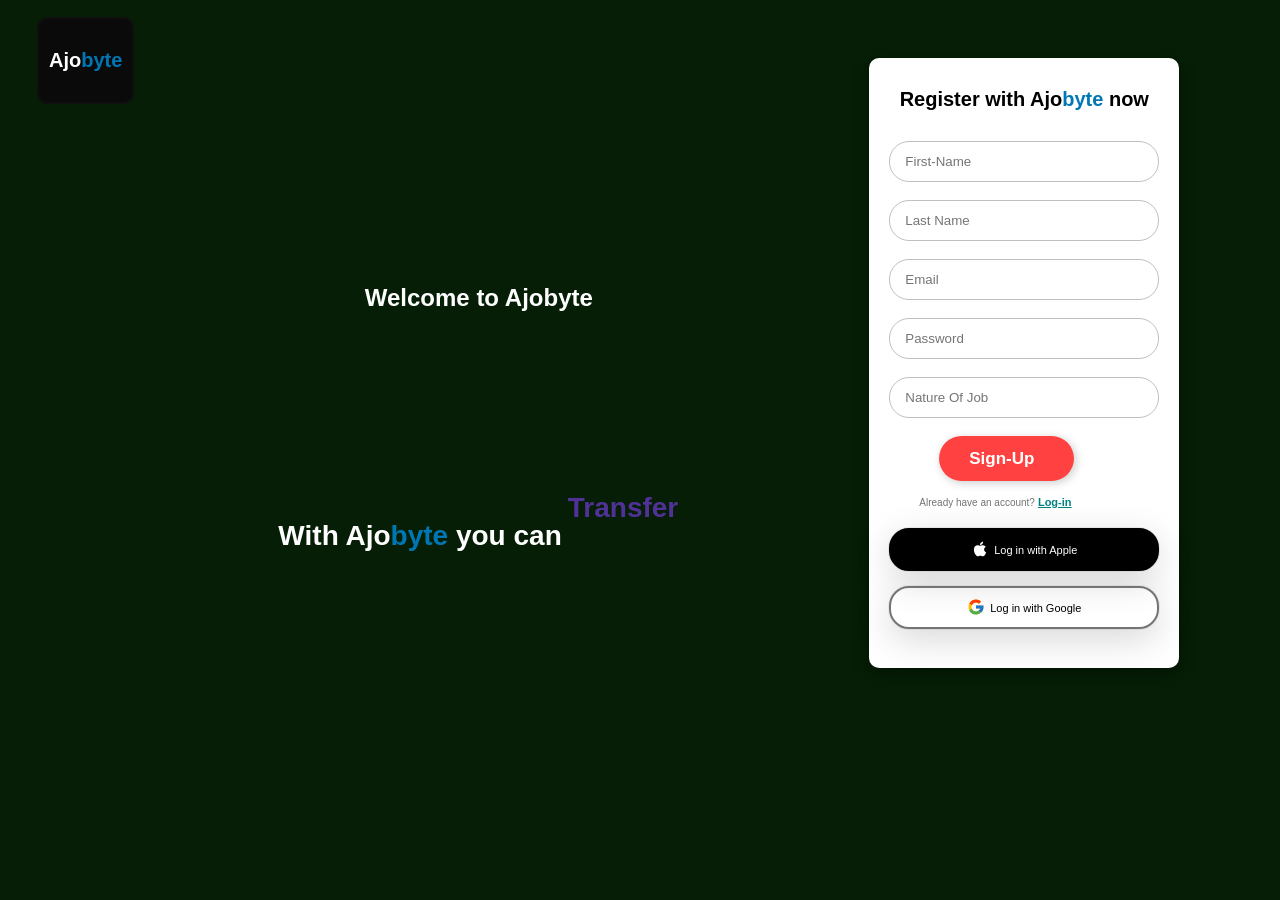
<file: index.html>
<!DOCTYPE html>
<html lang="en">
<head>
    <meta charset="UTF-8">
    <meta name="viewport" content="width=device-width, initial-scale=1.0">
    <title>Ajobyte Login Page</title>
    <link rel="stylesheet" href="style.css">
   
</head>
<body>
   <section class="general-section">

        <div class="light-button">
            <button class="bt">
               
                <div class="button-holder">
             
                <p class="ajo">Ajo<span class="digitt">byte</span></p>
                </div>
            </button>
        </div>





        <div class="general-div1">
            

            <h1 class="welcome">Welcome to Ajobyte</h1>

        
            <div class="card">
                <div class="loader">
                    <p>With Ajo<span class="digitt">byte</span> you can </p>

                    <div class="words">
                        <span class="word">Transfer</span>
                        <span class="word">Deposit</span>
                        <span class="word">Save</span>
                        <span class="word">Exchange</span>
                        <span class="word">Contribute</span>
                    </div>
                </div>
            </div>
        </div>
    
        <div class="general-div2">
                    
            <div id="form-container">
                <p class="title">Register with Ajo<span class="digitt">byte</span> now</p>
                <form id="form" >
                    <input type="name" id="first-name" placeholder="First-Name">
                    <input type="name" id="last-name" placeholder="Last Name">
                    <input type="email" id="input" placeholder="Email">
                    <input type="password" id="pass" placeholder="Password">
                    <input type="name" id="job-name3" placeholder="Nature Of Job">
                    
                      
                    <button type="submit" class="sign-up-button" >Sign-Up</button>
                                
                            
                      
                    
                </form>

                <p class="sign-up-label">
                   Already have an account?<span class="sign-up-link">Log-in</span>
                </p>

                <div class="buttons-container">
                    <div class="apple-login-button">
                        <svg stroke="currentColor" fill="currentColor" stroke-width="0" class="apple-icon" viewBox="0 0 1024 1024" height="1em" width="1em" xmlns="http://www.w3.org/2000/svg">
                            <path d="M747.4 535.7c-.4-68.2 30.5-119.6 92.9-157.5-34.9-50-87.7-77.5-157.3-82.8-65.9-5.2-138 38.4-164.4 38.4-27.9 0-91.7-36.6-141.9-36.6C273.1 298.8 163 379.8 163 544.6c0 48.7 8.9 99 26.7 150.8 23.8 68.2 109.6 235.3 199.1 232.6 46.8-1.1 79.9-33.2 140.8-33.2 59.1 0 89.7 33.2 141.9 33.2 90.3-1.3 167.9-153.2 190.5-221.6-121.1-57.1-114.6-167.2-114.6-170.7zm-105.1-305c50.7-60.2 46.1-115 44.6-134.7-44.8 2.6-96.6 30.5-126.1 64.8-32.5 36.8-51.6 82.3-47.5 133.6 48.4 3.7 92.6-21.2 129-63.7z"></path>
                        </svg>
                        <span>Log in with Apple</span>
                    </div>
                    <div class="google-login-button">
                        <svg stroke="currentColor" fill="currentColor" stroke-width="0" version="1.1" x="0px" y="0px" class="google-icon" viewBox="0 0 48 48" height="1em" width="1em" xmlns="http://www.w3.org/2000/svg">
                            <path fill="#FFC107" d="M43.611,20.083H42V20H24v8h11.303c-1.649,4.657-6.08,8-11.303,8c-6.627,0-12-5.373-12-12
                                c0-6.627,5.373-12,12-12c3.059,0,5.842,1.154,7.961,3.039l5.657-5.657C34.046,6.053,29.268,4,24,4C12.955,4,4,12.955,4,24
                            c0,11.045,8.955,20,20,20c11.045,0,20-8.955,20-20C44,22.659,43.862,21.35,43.611,20.083z"></path>
                                <path fill="#FF3D00" d="M6.306,14.691l6.571,4.819C14.655,15.108,18.961,12,24,12c3.059,0,5.842,1.154,7.961,3.039l5.657-5.657
                                C34.046,6.053,29.268,4,24,4C16.318,4,9.656,8.337,6.306,14.691z"></path>
                                <path fill="#4CAF50" d="M24,44c5.166,0,9.86-1.977,13.409-5.192l-6.19-5.238C29.211,35.091,26.715,36,24,36
                                c-5.202,0-9.619-3.317-11.283-7.946l-6.522,5.025C9.505,39.556,16.227,44,24,44z"></path>
                                <path fill="#1976D2" d="M43.611,20.083H42V20H24v8h11.303c-0.792,2.237-2.231,4.166-4.087,5.571
                                c0.001-0.001,0.002-0.001,0.003-0.002l6.19,5.238C36.971,39.205,44,34,44,24C44,22.659,43.862,21.35,43.611,20.083z"></path>
                        </svg>
                        <span>Log in with Google</span>
                    </div>
                </div>
            </div>

        </div>

   </section>
<script src="logis.js"></script>
</body>
</html>
</file>
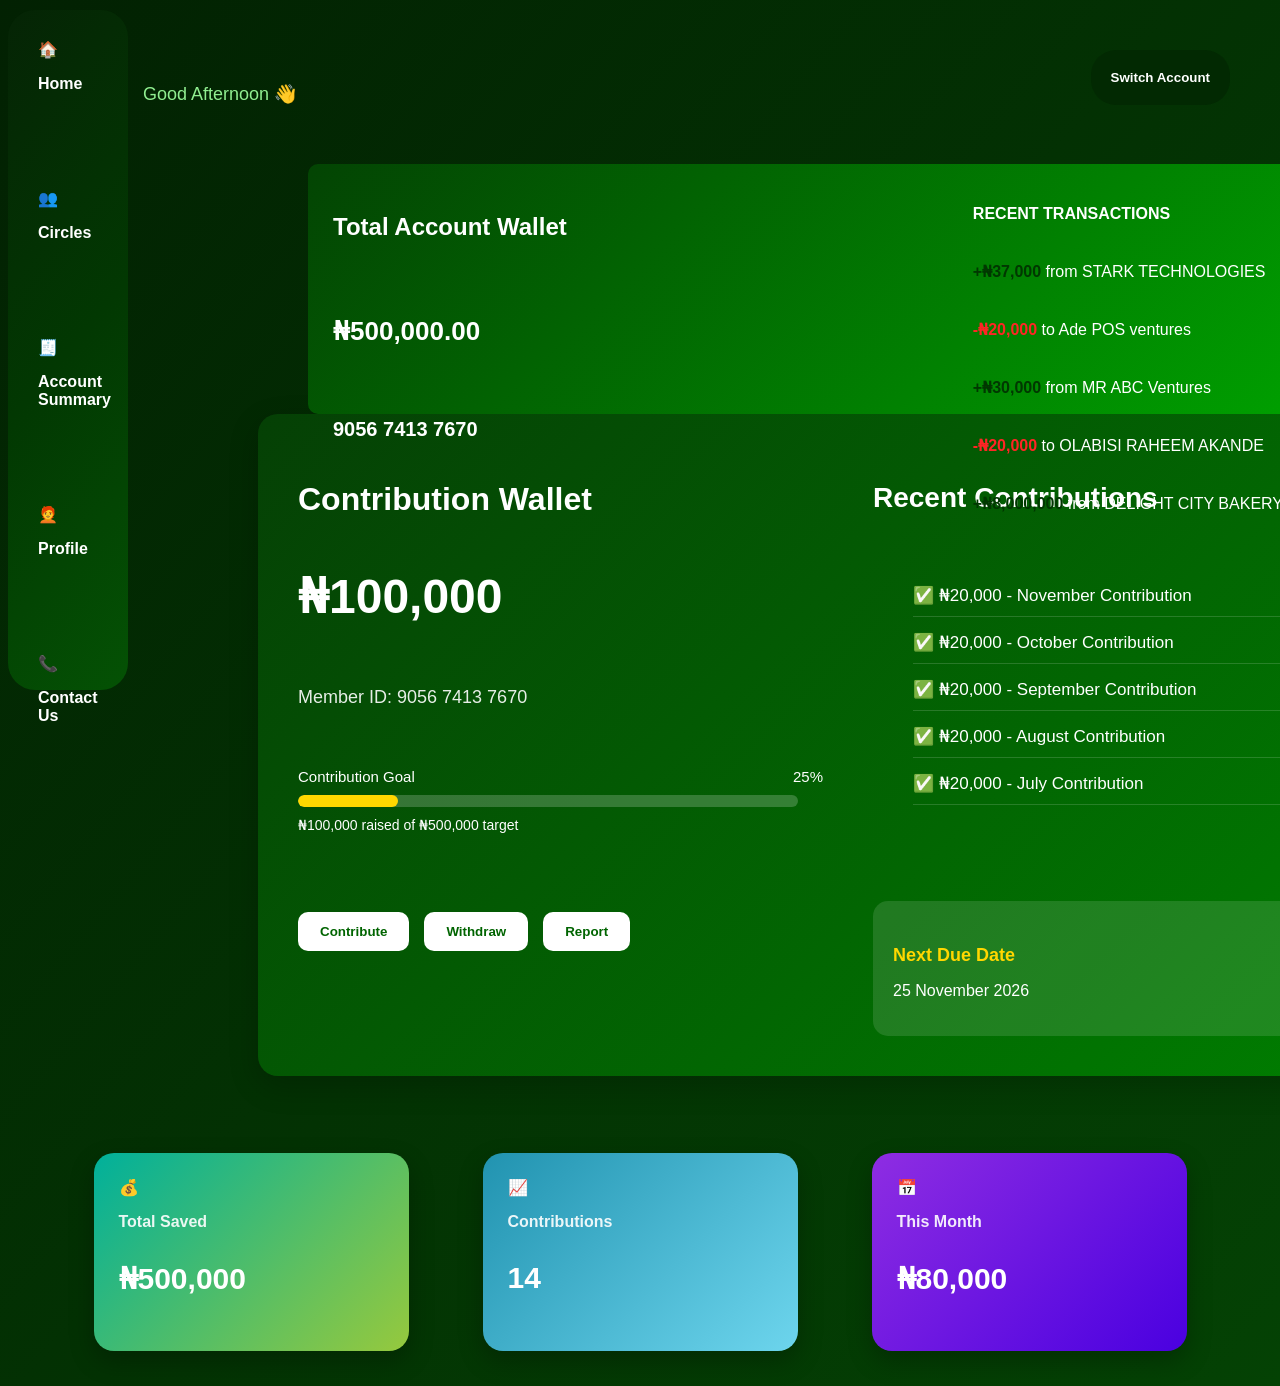
<file: index2.html>
<!DOCTYPE html>
<html lang="en">
<head>
    <meta charset="UTF-8">
    <meta name="viewport" content="width=device-width, initial-scale=1.0">
    <title>Main Ajobyte Page</title>
   
    <link rel="stylesheet" href="/style.css">
    
</head>
<body class="secondbody">
    <div id="side-bar">
        <div id="home-btn">
            🏠
            <p id="sidebar-text">Home</p>
        </div>
        <div id="Circles-btn">
            👥
            <p id="sidebar-text">Circles</p>



        </div>
        <div id="Account-Summary">
            🧾
            <p id="sidebar-text">Account Summary</p>
        </div>
        <div id="profile-btn">
            🧑‍🦰
            <p id="sidebar-text">Profile</p>
        </div>
        <div id="Contact-btn">
            📞
            <p id="sidebar-text">Contact Us</p>
        </div>

    </div>


    <div id="welcome-text">

        <p id="greeting">Good Evening 👋</p>

        <div id="namess">
            <span id="displayName"></span> <span id="displayName2"></span>
        </div>

        <p id="currentDate"></p>

    </div>

    <div class="balance">
        <div class="balance-card-inner">
            <div class="Naira-account">
                <div id="money-info">
                    <p>Total Account Wallet</p>

                    <p class="account-balance">₦500,000.00</p>

                    <p class="account-number">9056 7413 7670</p>

                </div>
                
                <div id="transactions">
                    <p class="t-text">RECENT TRANSACTIONS</p>
                   <p> <span class="money-received">+₦37,000</span> from STARK TECHNOLOGIES</p>
                    <p><span class="money-sent">-₦20,000</span> to Ade POS ventures </p>
                    <p> <span class="money-received">+₦30,000</span> from MR ABC Ventures</p>
                    <p><span class="money-sent">-₦20,000</span> to OLABISI RAHEEM AKANDE </p>
                    <p> <span class="money-received">+₦8,000,000</span> from DELIGHT CITY BAKERY</p>
                    
                </div>
                
            </div>
            
        </div>
    </div>


    <div id="uti-div">
        <button id="utilities" onclick="exchangemoney()">Switch Account</button>

      

    </div>


    



    <div class="dashboard-card">
    
        <div class="left-section">
            <h2>Contribution Wallet</h2>

            <div id="balance2">
                ₦100,000
            </div>

            <p class="member-id">Member ID: 9056 7413 7670</p>

            <div class="goal-section">
                <div class="goal-header">
                    <span>Contribution Goal</span>
                    <span>25%</span>
                </div>

                <div class="progress-bar">
                    <div class="progress"></div>
                </div>

                <p class="goal-text">
                    ₦100,000 raised of ₦500,000 target
                </p>
            </div>

            <div class="action-buttons">
                <button id="contributeBtn">Contribute</button>
                <div id="contributeForm" style="display:none;">
                    <input type="number" id="contributeInput" placeholder="Enter amount">
                    <button id="saveContribution">Submit</button>
                </div>

                <button id="withdrawBtn">Withdraw</button>
                <div id="withdrawForm" style="display: none;">
                    <input type="number" id="withdrawInput" placeholder="Enter amount">
                    <button id="saveWithdraw">Submit</button>
                </div>
                <button>Report</button>
            </div>
        </div>

        <div class="right-section">
            <h3>Recent Contributions</h3>

            <ul class="activities">
                <li>✅ ₦20,000 - November Contribution</li>
                <li>✅ ₦20,000 - October Contribution</li>
                <li>✅ ₦20,000 - September Contribution</li>
                <li>✅ ₦20,000 - August Contribution</li>
                <li>✅ ₦20,000 - July Contribution</li>
            </ul>

            <div class="next-payment">
                <h4>Next Due Date</h4>
                <p>25 November 2026</p>
            </div>
        </div>

    </div>


    <div class="stats-container">
        <div class="stat-card saved">
            <span>💰</span>
            <h3>Total Saved</h3>
            <p>₦500,000</p>
        </div>

        <div class="stat-card contributions">
            <span>📈</span>
            <h3>Contributions</h3>
            <p>14</p>
        </div>

        <div class="stat-card month">
            <span>📅</span>
            <h3>This Month</h3>
            <p>₦80,000</p>
        </div>
    </div>
        


</body>
























    <script>
            // Get the first user's name from local storage
        const name1 = localStorage.getItem("userName");

        // Get the second user's name from local storage
        const name2 = localStorage.getItem("userName2");

        // Display the first name on the page
        document.getElementById("displayName").textContent = name1;

        // Display the second name on the page
        document.getElementById("displayName2").textContent = name2;


        // Function that shows a KYC warning message
        function exchangemoney(){

            alert("Please complete KYC before using this feature");

        }


        // Find the Contribute button
        const contributeBtn = document.getElementById("contributeBtn");

        // Find the hidden contribution form
        const contributeForm = document.getElementById("contributeForm");


        // When the user clicks the Contribute button...
        contributeBtn.addEventListener("click", () => {

            // Show the contribution form
            contributeForm.style.display = "block";

            withdrawForm.style.display = "none";

        });


        // Starting wallet balance
        let balance2 = 100000;


        // Find the Submit button inside the contribution form
        const saveContribution = document.getElementById("saveContribution");


        // When the user clicks Submit...
        saveContribution.addEventListener("click", () => {

            // Get the amount entered by the user
            const amount = Number(
                document.getElementById("contributeInput").value
            );

            // Check if the amount entered is valid
            if(amount <= 0){

                alert("Enter a valid amount");

                // Stop the code from running any further
                return;
            }

            // Add the entered amount to the current balance
            balance2 = balance2 + amount;

            // Update the balance displayed on the page
            document.getElementById("balance2")
            .innerText =
            `₦${balance2.toLocaleString()}`;

            // Clear the input field after submission
            document.getElementById("contributeInput").value = "";

            // Hide the contribution form again
            contributeForm.style.display = "none";

            });


            

            const withdrawBtn = document.getElementById("withdrawBtn");

            const withdrawForm = document.getElementById("withdrawForm");
            
            withdrawBtn.addEventListener("click", () => {

                withdrawForm.style.display = "block";


            })

             const saveWithdraw= document.getElementById("saveWithdraw");

             saveWithdraw.addEventListener("click", () => {

            // Get the amount entered by the user
            const amount2 = Number(
                document.getElementById("withdrawInput").value
            );

            // Check if the amount entered is valid
            if(amount2 >= balance2){

                alert("Withdrawal is greater than balance");

                // Stop the code from running any further
                return;
            }

             // Removes the entered amount from the current balance
            balance2 = balance2 - amount2;

            // Update the balance displayed on the page
            document.getElementById("balance2")
            .innerText =
            `₦${balance2.toLocaleString()}`;

             // Clear the input field after submission
            document.getElementById("withdrawInput").value = "";

             // Hide the contribution form again
            withdrawForm.style.display = "none";

             });





            const hour = new Date().getHours();

            let greeting;

            if(hour < 12){
                greeting = "Good Morning 👋";
            }
            else if(hour < 18){
                greeting = "Good Afternoon 👋";
            }
            else{
                greeting = "Good Evening 👋";
            }

            document.getElementById("greeting").textContent =
            greeting;


    </script>
</html>
</file>
<file: style.css>
body{
    font-family: "Poppins", sans-serif;
    background-color: rgb(5, 30, 5);
}

.general-section{
    display: flex;
    flex-direction: row;
    gap: 50px;
    
}

@media(max-width:786px){
  .general-section{
    display: flex;
    flex-direction: column;
    gap: 20px;
  }

  .light-button{
    margin-left: 150px;
  }

  #form-container{
    margin-left: 10px;
  }
  .loader{
    display: flex;
    flex-direction: row;
  }
  .general-div1{
    display: flex;
    flex-direction: column;
    gap: 20px;
  }
  
}
/* From Uiverse.io by mRcOol7 */ 
.light-button button.bt {
  position: relative;
  height: 200px;
  display: flex;
  align-items: flex-end;
  outline: none;
  background: none;
  border: none;
  cursor: pointer;
}

.light-button button.bt .button-holder {
  display: flex;
  flex-direction: column;
  align-items: center;
  justify-content: center;
  padding: 10px;
  background-color: #0a0a0a;
  border-radius: 8px;
  color: rgba(0, 119, 181, 1); 
  outline: rgba(0, 119, 181, 1) 2px solid;
  font-weight: 700;
  transition: 300ms;
  outline: #0f0f0f 2px solid;
  outline-offset: 20;
  margin-left: 25px;
  margin-bottom: 105px;
}



.light-button button.bt .light-holder {
  position: absolute;
  height: 200px;
  width: 100px;
  display: flex;
  flex-direction: column;
  align-items: center;
}

.light-button button.bt .light-holder .dot {
  position: absolute;
  top: 0;
  width: 10px;
  height: 10px;
  background-color: #0a0a0a;
  border-radius: 10px;
  z-index: 2;
}
.light-button p{
    font-size: 20px;
}

.light-button button.bt .light-holder .light {
  position: absolute;
  top: 0;
  width: 200px;
  height: 200px;
  clip-path: polygon(50% 0%, 25% 100%, 75% 100%);
  background: transparent;
}

.ajo{
    color: white;
}


.general-div1{
    display: flex;
    flex-direction: column;
    gap: 150px;
    justify-content: center;
    align-items: center;
    padding: 50px;
    margin-top: 80px;
}
.general-div2{
     padding: 50px;
}
.logo{
    color: rgb(4, 50, 4);
    font-size: 20px;
    padding: 20px;
    font-family: 'Franklin Gothic Medium', 'Arial Narrow', Arial, sans-serif;
    font-weight: bold;
   

}
.loader {
  color: rgb(124, 124, 124);
  font-family: "Poppins", sans-serif;
  font-weight: 500;
  font-size: 28px;
  -webkit-box-sizing: content-box;
  box-sizing: content-box;
  height: 40px;
  padding: 10px 10px;
  display: -webkit-box;
  display: -ms-flexbox;
  display: flex;
  border-radius: 8px;
  width: fit-content;
}
.loader p{
    color: white;
    font-weight: bold;
    margin-left: 30px;
}
.welcome{
  color: white;
}

.words {
  overflow: hidden;
  position: relative;
}
.words::after {
  content: "";
  position: absolute;
  inset: 0;
  background: linear-gradient(
    var(--bg-color) 10%,
    transparent 30%,
    transparent 70%,
    var(--bg-color) 90%
  );
  z-index: 20;
}

.word {
  display: block;
  height: 100%;
  padding-left: 6px;
  color: #503197;
  animation: spin_4991 4s infinite;
  font-weight: bold;
}

@keyframes spin_4991 {
  10% {
    -webkit-transform: translateY(-102%);
    transform: translateY(-102%);
  }

  25% {
    -webkit-transform: translateY(-100%);
    transform: translateY(-100%);
  }

  35% {
    -webkit-transform: translateY(-202%);
    transform: translateY(-202%);
  }

  50% {
    -webkit-transform: translateY(-200%);
    transform: translateY(-200%);
  }

  60% {
    -webkit-transform: translateY(-302%);
    transform: translateY(-302%);
  }

  75% {
    -webkit-transform: translateY(-300%);
    transform: translateY(-300%);
  }

  85% {
    -webkit-transform: translateY(-402%);
    transform: translateY(-402%);
  }

  100% {
    -webkit-transform: translateY(-400%);
    transform: translateY(-400%);
  }
}

/* From Uiverse.io by akshat-patel28 */ 
#form-container {
  width: 310px;
  height: 610px;
  background-color: #fff;
  box-shadow: rgba(0, 0, 0, 0.35) 0px 5px 15px;
  border-radius: 10px;
  box-sizing: border-box;
  padding: 20px;
}

.title {
  text-align: center;
  font-family: "Lucida Sans", "Lucida Sans Regular", "Lucida Grande",
        "Lucida Sans Unicode", Geneva, Verdana, sans-serif;
  margin: 10px 0 30px 0;
  font-size: 20px;
  font-weight: 800;
}

#form {
  width: 100%;
  display: flex;
  flex-direction: column;
  gap: 18px;
  margin-bottom: 15px;
}

#input {
  border-radius: 20px;
  border: 1px solid #c0c0c0;
  outline: 0 !important;
  box-sizing: border-box;
  padding: 12px 15px;
}

#pass{
    border-radius: 20px;
  border: 1px solid #c0c0c0;
  outline: 0 !important;
  box-sizing: border-box;
  padding: 12px 15px;
}
#job-name{
    border-radius: 20px;
  border: 1px solid #c0c0c0;
  outline: 0 !important;
  box-sizing: border-box;
  padding: 12px 15px;
}
#job-name2{
  border-radius: 20px;
  border: 1px solid #c0c0c0;
  outline: 0 !important;
  box-sizing: border-box;
  padding: 12px 15px;
}
#first-name{
  border-radius: 20px;
  border: 1px solid #c0c0c0;
  outline: 0 !important;
  box-sizing: border-box;
  padding: 12px 15px;
}
#last-name{
  border-radius: 20px;
  border: 1px solid #c0c0c0;
  outline: 0 !important;
  box-sizing: border-box;
  padding: 12px 15px;
}
#job-name3{
  border-radius: 20px;
  border: 1px solid #c0c0c0;
  outline: 0 !important;
  box-sizing: border-box;
  padding: 12px 15px;
}
.page-link {
  text-decoration: underline;
  margin: 0;
  text-align: end;
  color: #747474;
  text-decoration-color: #747474;
}

.page-link-label {
  cursor: pointer;
  font-family: "Lucida Sans", "Lucida Sans Regular", "Lucida Grande",
        "Lucida Sans Unicode", Geneva, Verdana, sans-serif;
  font-size: 9px;
  font-weight: 700;
}

.page-link-label:hover {
  color: #000;
}

.form-btn {
  padding: 10px 15px;
  font-family: "Lucida Sans", "Lucida Sans Regular", "Lucida Grande",
  "Lucida Sans Unicode", Geneva, Verdana, sans-serif;
  border-radius: 20px;
  border: 0 !important;
  outline: 0 !important;
  background: teal;
  color: white;
  cursor: pointer;
  box-shadow: rgba(0, 0, 0, 0.24) 0px 3px 8px;
}

.form-btn:active {
  box-shadow: none;
}

.sign-up-label {
  margin-left: 30px ;
  font-size: 10px;
  color: #747474;
  font-family: "Lucida Sans", "Lucida Sans Regular", "Lucida Grande",
  "Lucida Sans Unicode", Geneva, Verdana, sans-serif;
}

.sign-up-link {
  margin-left: 3px;
  font-size: 11px;
  text-decoration: underline;
  text-decoration-color: teal;
  color: teal;
  cursor: pointer;
  font-weight: 800;
  font-family: "Lucida Sans", "Lucida Sans Regular", "Lucida Grande",
  "Lucida Sans Unicode", Geneva, Verdana, sans-serif;
}

.buttons-container {
  width: 100%;
  display: flex;
  flex-direction: column;
  justify-content: flex-start;
  margin-top: 20px;
  gap: 15px;
}

.apple-login-button,
    .google-login-button {
  border-radius: 20px;
  box-sizing: border-box;
  padding: 10px 15px;
  box-shadow: rgba(0, 0, 0, 0.16) 0px 10px 36px 0px,
        rgba(0, 0, 0, 0.06) 0px 0px 0px 1px;
  cursor: pointer;
  display: flex;
  justify-content: center;
  align-items: center;
  font-family: "Lucida Sans", "Lucida Sans Regular", "Lucida Grande",
        "Lucida Sans Unicode", Geneva, Verdana, sans-serif;
  font-size: 11px;
  gap: 5px;
}

.apple-login-button {
  background-color: #000;
  color: #fff;
  border: 2px solid #000;
}

.google-login-button {
  border: 2px solid #747474;
}

.apple-icon,
    .google-icon {
  font-size: 18px;
  margin-bottom: 1px;
}
/* From Uiverse.io by vinodjangid07 */ 
.sign-up-button {
  display: flex;
  align-items: center;
  justify-content: flex-start;
  width: 135px;
  height: 45px;
  border: none;
  border-radius: 30px;
  cursor: pointer;
  position: relative;
  overflow: hidden;
  transition-duration: .3s;
  box-shadow: 2px 2px 10px rgba(0, 0, 0, 0.199);
  background-color: rgb(255, 65, 65);
  margin-left: 50px;
  padding: 20px;
  font-weight: bold;
  font-size: 17px;
  color: white;
  padding-left: 30px;
 
}
.href{
     text-decoration: none;
}

/* plus sign */
.sign {
  width: 100%;
  transition-duration: .3s;
  display: flex;
  align-items: center;
  justify-content: center;
}

.sign svg {
  width: 17px;
}

.sign svg path {
  fill: white;
}

.text {
  position: absolute;
  right: 0%;
  width: 0%;
  opacity: 0;
  color: white;
  font-size: 1.2em;
  font-weight: 600;
  transition-duration: .3s;
  
}


.Btn:hover .sign {
  width: 30%;
  transition-duration: .3s;
  padding-left: 20px;
}

.Btn:hover .text {
  opacity: 1;
  width: 70%;
  transition-duration: .3s;
  padding-right: 10px;
}

.Btn:active {
  transform: translate(2px ,2px);
}

.digitt{
    color: rgba(0, 119, 181, 1);
}

#welcome-text{
  padding: 30px;
  color: white;
  margin-top: 35px;
  margin-left: 105px;
}


#greeting{
    color: #90ee90;
    font-size: 18px;
    margin-bottom: 5px;
}
#namess{
  display: flex;
  flex-direction: row;
  gap: 20px;
}

#displayName,
#displayName2{
    color: white;
    font-size: 42px;
    font-weight: 700;
    margin-bottom: 8px;
}

#currentDate{
    color: #cfcfcf;
    font-size: 16px;
}


.balance {
  width: 950px;
  height: 200px;
  perspective: 1000px;
  margin-left: 300px;
  transition: transform 3s;
}

.balance-card-inner {
  width: 100%;
  height: 100%;
  position: relative;
  transform-style: preserve-3d;
  transition: transform 0.999s;
}



.account-balance{
  font-size: 26px;
  font-weight: bold;
  
}
.account-number{
  font-size: 20px;
  font-weight: bold;
}
.Naira-account {
  position: absolute;
  width: 100%;
  height: 100%;
  backface-visibility: hidden;
}

.Naira-account{
  background: linear-gradient( 135deg, #034403,#00a000);
  color: #fff;
  display: flex;
  padding: 25px;

  border-radius: 10px;
  display: flex;
  flex-direction: row;
  gap: 100px;
  font-size: 24px;
  transform: rotateY(0deg);
  justify-content: space-between;
}
#money-info{
   display: flex;
  flex-direction: column;
  gap: 25px;
  font-size: 24px;
  font-weight: bold;
}


#transactions{
  display: flex;
  flex-direction: column;
  gap: 7px;
  font-size: 16px;
}
.money-received {
  color: rgb(1, 55, 1);
  font-weight: bold;
}
.money-sent{
  color: rgb(255, 37, 37);
  font-weight: bold;
}
.t-text{
  font-weight: bold;
}













.dashboard-card{
    width: 1100px;
    max-width:1200px;
    margin-top: 50px;
    margin-left: 250px;
    margin-bottom: 50px;
    background:linear-gradient(135deg,#054005,#008000);
    color:white;
    border-radius:20px;
    padding:40px;
    display:flex;
    justify-content:space-between;
    gap:50px;
    box-shadow:0 10px 30px rgba(0,0,0,0.2);
}

.left-section{
  flex:1;
  display: flex;
  flex-direction: column;
  gap: 30px;
}

.right-section{
  flex:1;
  display: flex;
  flex-direction: column;
  gap: 30px;
}

.left-section h2{
    font-size:32px;
    margin-bottom:20px;
}

#balance2{
    font-size:48px;
    font-weight:700;
    margin-bottom:15px;
}

.member-id{
  font-size:18px;
  opacity:.9;
  margin-bottom:30px;
}

.goal-section{
  margin-bottom:35px;
}

.goal-header{
  display:flex;
  justify-content:space-between;
  margin-bottom:10px;
  font-size:15px;
}

.progress-bar{
  height:12px;
  background:rgba(255,255,255,.2);
  border-radius:30px;
  overflow:hidden;
  width: 500px;
}

.progress{
  width: 100px;
  height:100%;
  background:#ffd700;
  border-radius:30px;
}
#utilities{
  background-color: rgb(2, 41, 2);
  border: none;
  border-radius: 25px;
  padding: 20px;
  color: white;
  font-weight: bold;
  position: absolute;
  top: 50px;
  right: 50px;
}



.goal-text{
    margin-top:10px;
    font-size:14px;
}

.action-buttons{
    display:flex;
    gap:15px;
    flex-wrap:wrap;
}

.action-buttons button{
    padding:12px 22px;
    border:none;
    border-radius:10px;
    background:white;
    color:#006400;
    font-weight:600;
    cursor:pointer;
    transition:.3s;
}

.action-buttons button:hover{
    background:#ffd700;
    transform:translateY(-2px);
}

.right-section h3{
    font-size:28px;
    margin-bottom:25px;
}

.activities{
    list-style:none;
}

.activities li{
    margin-bottom:15px;
    font-size:17px;
    padding-bottom:10px;
    border-bottom:1px solid rgba(255,255,255,.15);
}

.next-payment{
    margin-top:35px;
    background:rgba(255,255,255,.12);
    padding:20px;
    border-radius:15px;
}

.next-payment h4{
    margin-bottom:10px;
    color:#ffd700;
    font-size:18px;
}

.next-payment p{
    font-size:16px;
}

@media(max-width:768px){

    .dashboard-card{
      flex-direction:column;
      padding:25px;
    }

    .balance{
      font-size:38px;
    }

    .right-section h3{
      font-size:24px;
    }

    #side-bar{
      display: flex;
      flex-direction: row;
      gap: 20px;
      background: linear-gradient(130deg, rgb(5, 36, 5), rgb(2, 56, 2), rgb(4, 82, 4));
      width: 680px;
      height: 120px;
      position:fixed;
      z-index: 40;
      top: 10px;
      border-radius: 27px;

    }
}

.secondbody{
  background: linear-gradient(130deg, rgb(2, 33, 2), rgb(4, 66, 4));
}

#contributeInput,
#withdrawInput{
  border: none;
  padding: 12px;
  background-color: white;
  border-radius: 23px ;
  color: green;
}







.stats-container{
  display:flex;
  gap:20px;

  flex-wrap:wrap;
  justify-content: center;
}

.stat-card{
  width:265px;
  padding:25px;
  border-radius:20px;
  color:white;
  box-shadow:0 10px 25px rgba(0,0,0,0.25);
  transition:0.3s ease;
  margin: 27px;
}

.stat-card:hover{
  transform:translateY(-5px);
}

.stat-card h3{
  font-size:16px;
  margin-bottom:10px;
  opacity:0.9;
}

.stat-card p{
  font-size:30px;
  font-weight:bold;
}

.saved{
  background:linear-gradient(
  135deg,
  #00b09b,
  #96c93d );
}


.contributions{
  background:linear-gradient(
  135deg,
  #2193b0,
  #6dd5ed );
}

.month{
  background:linear-gradient(
  135deg,
  #8e2de2,
  #4a00e0 );
}

#side-bar{
  display: flex;
  flex-direction: column;
  gap: 20px;
  background: linear-gradient(130deg, rgb(5, 36, 5), rgb(2, 56, 2), rgb(4, 82, 4));
  width: 120px;
  height: 680px;
  position:fixed;
  z-index: 40;
  top: 10px;
  border-radius: 27px;

}
#home-btn, 
#Circles-btn, 
#Account-Summary,
#profile-btn,
#Contact-btn {
  padding: 30px;
  font-weight: bold;
  transition: ease-in-out margin-left 0.1s;
}

#sidebar-text{
  color: white;
  font-weight: bold;

}

#home-btn:hover, 
#Circles-btn:hover, 
#Account-Summary:hover,
#profile-btn:hover,
#Contact-btn:hover {
  border-radius: 30px;
  background: linear-gradient(130deg,rgb(4, 82, 4), rgb(2, 56, 2),rgb(5, 36, 5));
  width: 100px;
  margin-left: 6px;
}
</file>
